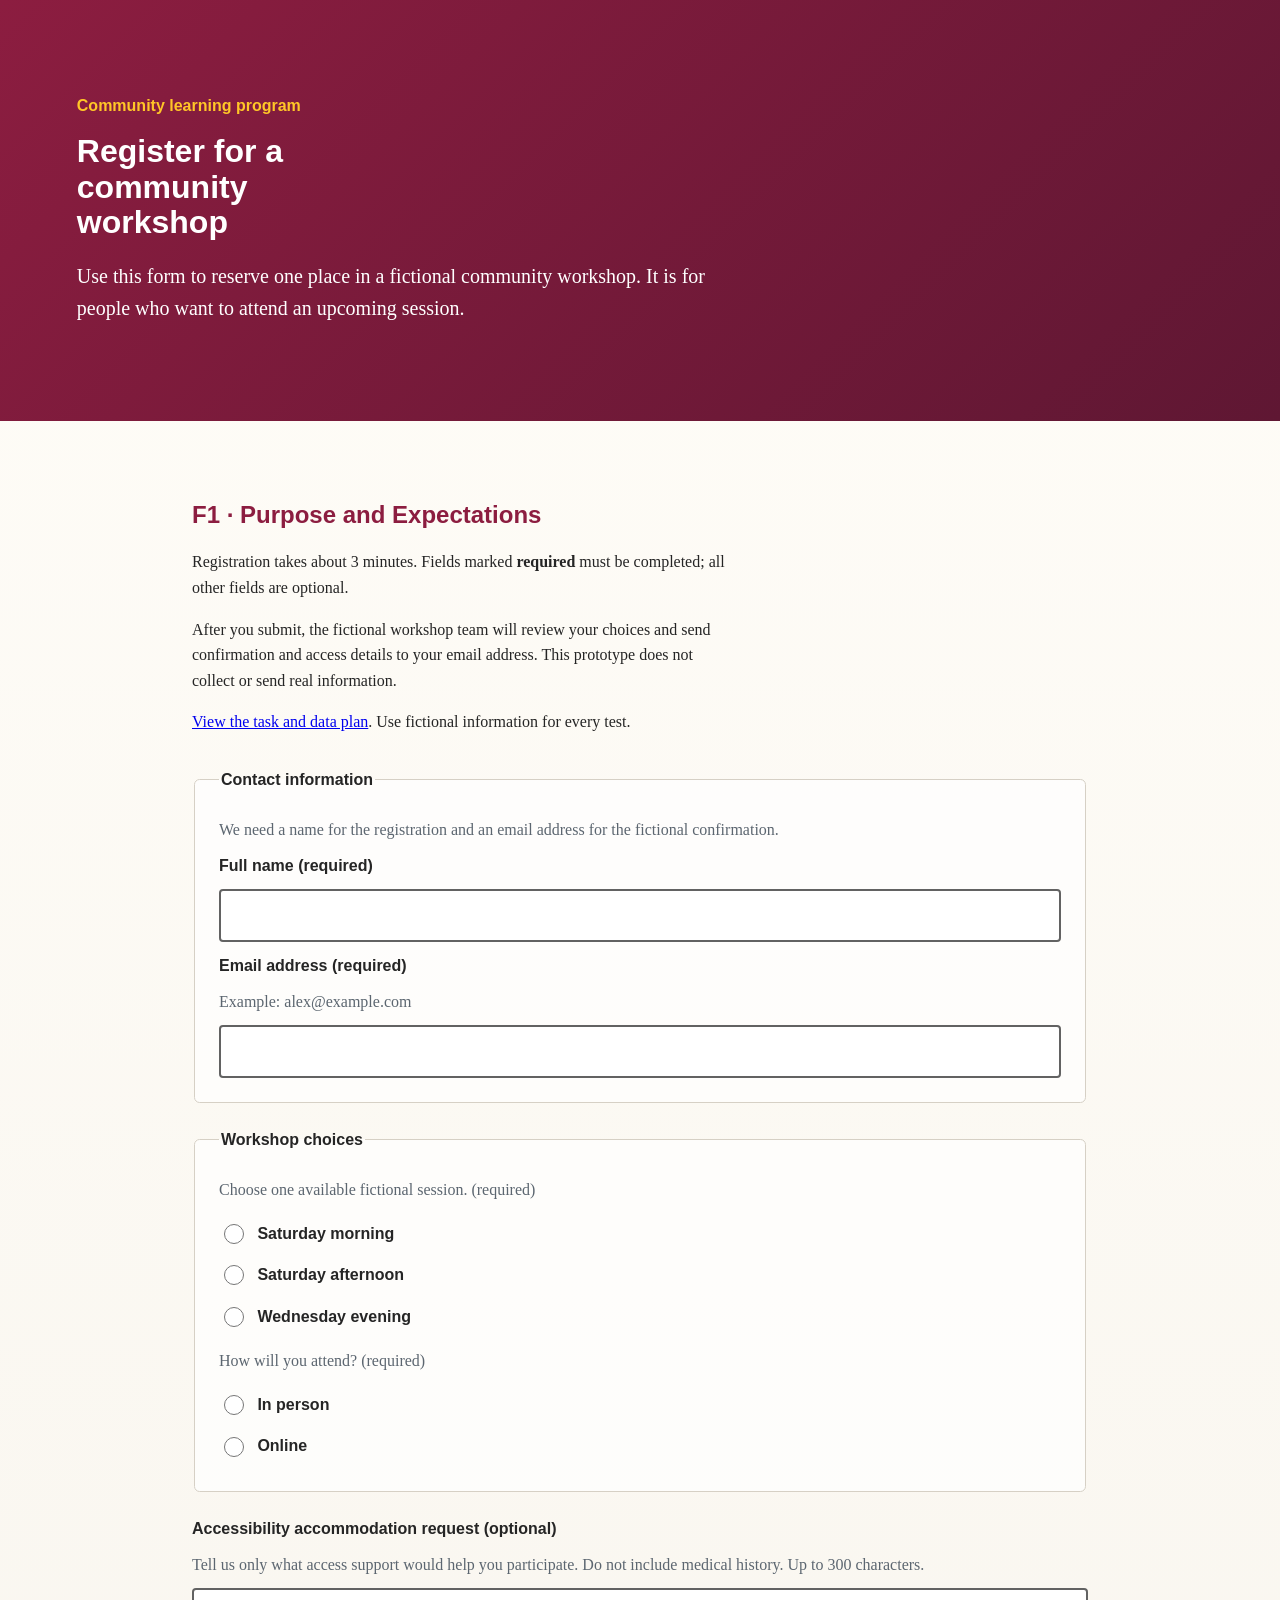
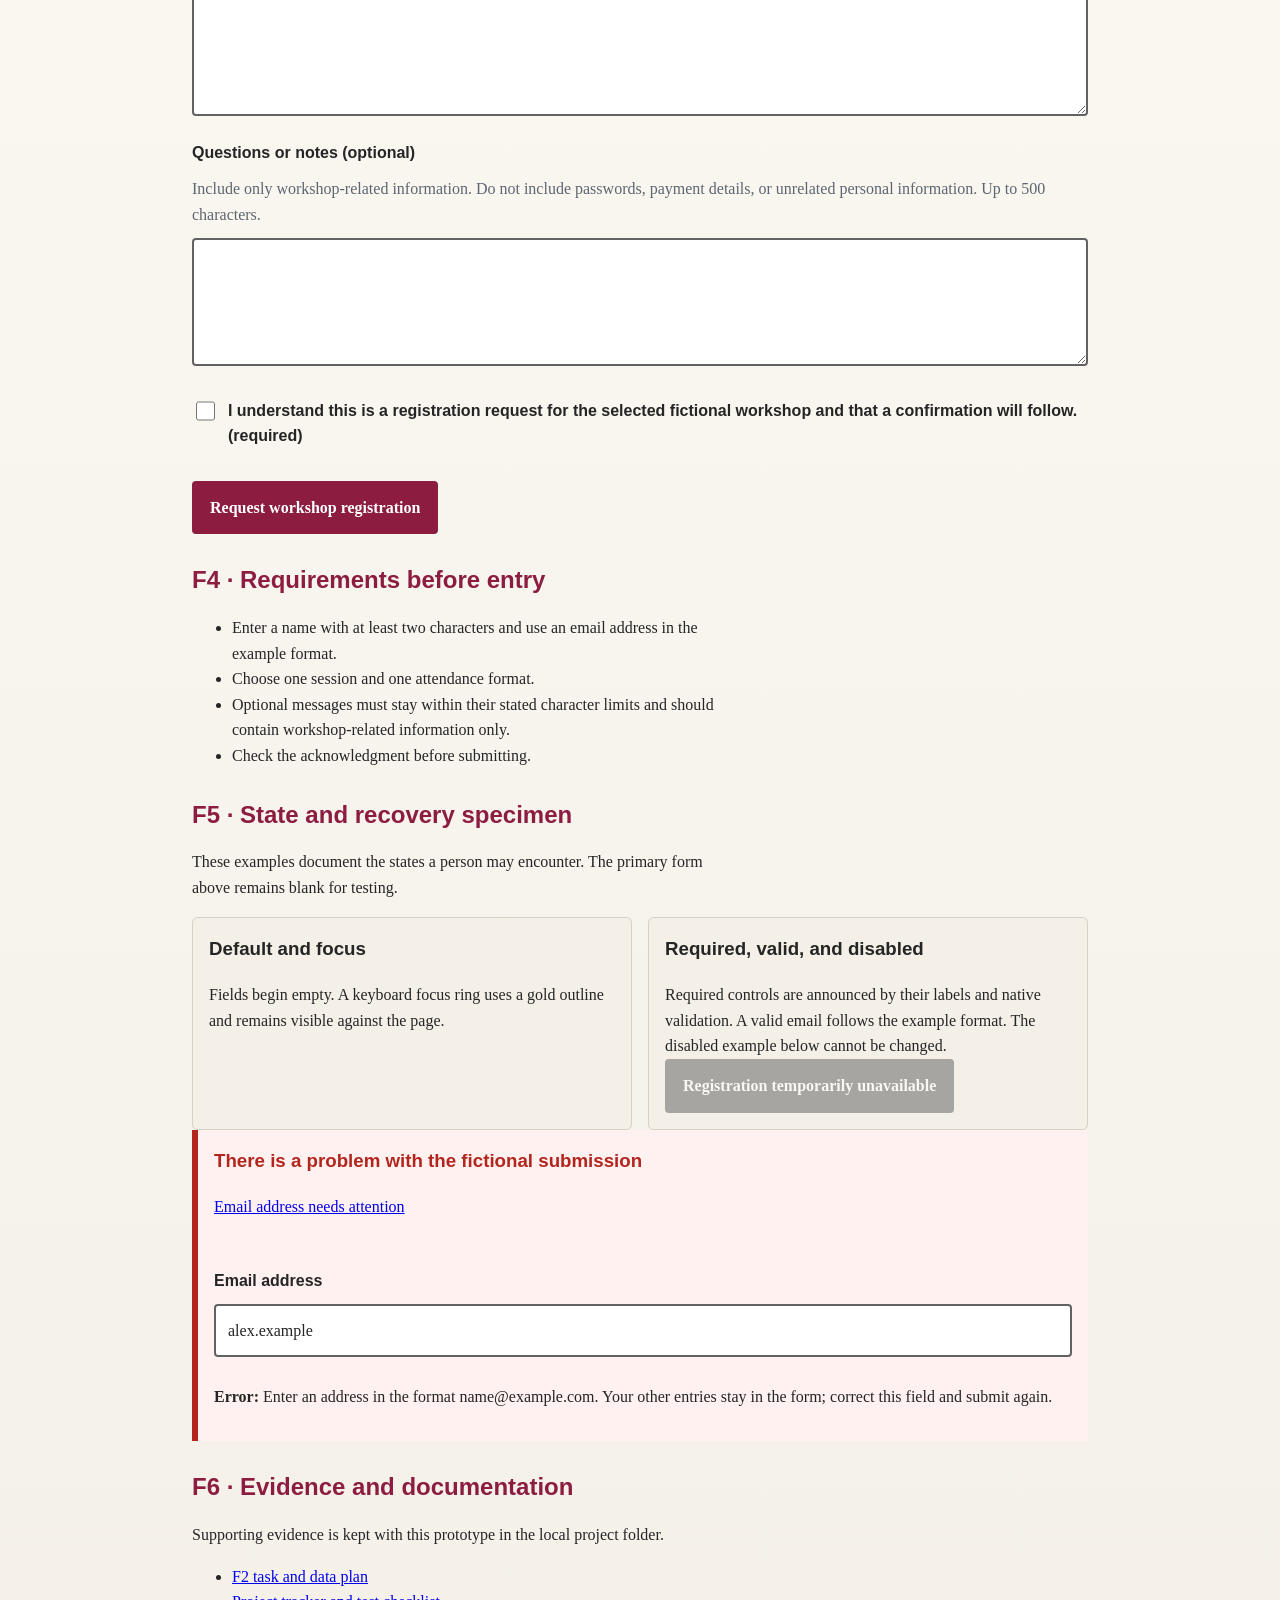
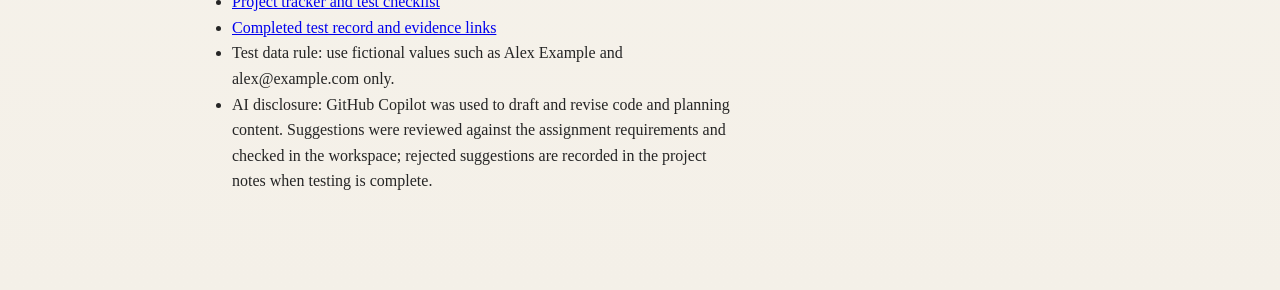
<file: index.html>
<!doctype html>
<html lang="en">
    <head>
        <meta charset="utf-8">
        <meta name="viewport" content="width=device-width,initial-scale=1">
        <title>Community Workshop Registration</title>
        <link rel="stylesheet" href="styles.css">
    </head>
    <body>
        <header class="page-header">
            <p class="eyebrow">Community learning program</p>
            <h1>Register for a community workshop</h1>
            <p class="lede">Use this form to reserve one place in a fictional community workshop. It is for people who want to attend an upcoming session.</p>
        </header>
        <main>
            <section id="expectations">
                <h2>F1 · Purpose and Expectations</h2>
                <p>Registration takes about 3 minutes. Fields marked <strong>required</strong> must be completed; all other fields are optional.</p>
                <p>After you submit, the fictional workshop team will review your choices and send confirmation and access details to your email address. This prototype does not collect or send real information.</p>
                <p><a href="field-inventory-template.html">View the task and data plan</a>. Use fictional information for every test.</p>
            </section>
            <form action="" method="get">
                <fieldset>
                    <legend>Contact information</legend>
                    <p class="help">We need a name for the registration and an email address for the fictional confirmation.</p>
                    <div class="field">
                        <label for="name">Full name <span>(required)</span></label>
                        <input id="name" name="name" type="text" autocomplete="name" minlength="2" required>
                    </div>
                    <div class="field">
                        <label for="email">Email address (required)</label>
                        <p class="help" id="email-help">Example: alex@example.com</p>
                        <input id="email" name="email" type="email" autocomplete="email" inputmode="email" aria-describedby="email-help" required>
                    </div>
                </fieldset>
                <fieldset>
                    <legend>Workshop choices</legend>
                    <div class="field">
                        <p id="session-help" class="help">Choose one available fictional session. (required)</p>
                        <div role="group" aria-labelledby="session-help">
                            <label class="choice"><input type="radio" name="workshop_session" value="morning" required> Saturday morning</label>
                            <label class="choice"><input type="radio" name="workshop_session" value="afternoon"> Saturday afternoon</label>
                            <label class="choice"><input type="radio" name="workshop_session" value="evening"> Wednesday evening</label>
                        </div>
                    </div>
                    <div class="field">
                        <p id="format-help" class="help">How will you attend? (required)</p>
                        <div role="group" aria-labelledby="format-help">
                            <label class="choice"><input type="radio" name="attendance_format" value="in_person" required> In person</label>
                            <label class="choice"><input type="radio" name="attendance_format" value="online"> Online</label>
                        </div>
                    </div>
                </fieldset>
                <div class="field">
                    <label for="accommodation">Accessibility accommodation request (optional)</label>
                    <p class="help" id="accommodation-help">Tell us only what access support would help you participate. Do not include medical history. Up to 300 characters.</p>
                    <textarea id="accommodation" name="accommodation" maxlength="300" aria-describedby="accommodation-help"></textarea>
                </div>
                <div class="field">
                    <label for="notes">Questions or notes (optional)</label>
                    <p class="help" id="notes-help">Include only workshop-related information. Do not include passwords, payment details, or unrelated personal information. Up to 500 characters.</p>
                    <textarea id="notes" name="notes" maxlength="500" aria-describedby="notes-help"></textarea>
                </div>
                <label class="choice">
                    <input type="checkbox" name="registration_acknowledged" value="accepted" required>
                    I understand this is a registration request for the selected fictional workshop and that a confirmation will follow. (required)
                </label>
                <button type="submit">Request workshop registration</button>
            </form>
            <section id="requirements">
                <h2>F4 · Requirements before entry</h2>
                <ul>
                    <li>Enter a name with at least two characters and use an email address in the example format.</li>
                    <li>Choose one session and one attendance format.</li>
                    <li>Optional messages must stay within their stated character limits and should contain workshop-related information only.</li>
                    <li>Check the acknowledgment before submitting.</li>
                </ul>
            </section>
            <section id="states">
                <h2>F5 · State and recovery specimen</h2>
                <p>These examples document the states a person may encounter. The primary form above remains blank for testing.</p>
                <div class="state-grid">
                    <div class="state-example">
                        <h3>Default and focus</h3>
                        <p>Fields begin empty. A keyboard focus ring uses a gold outline and remains visible against the page.</p>
                    </div>
                    <div class="state-example">
                        <h3>Required, valid, and disabled</h3>
                        <p>Required controls are announced by their labels and native validation. A valid email follows the example format. The disabled example below cannot be changed.</p>
                        <button type="button" disabled>Registration temporarily unavailable</button>
                    </div>
                </div>
                <div class="error-summary">
                    <h3>There is a problem with the fictional submission</h3>
                    <p><a href="#error-example">Email address needs attention</a></p>
                </div>
                <div class="field field-error">
                    <label for="error-example">Email address</label>
                    <input id="error-example" type="email" value="alex.example" aria-invalid="true" aria-describedby="error-message">
                    <p id="error-message"><strong>Error:</strong> Enter an address in the format name@example.com. Your other entries stay in the form; correct this field and submit again.</p>
                </div>
            </section>
            <section id="documentation">
                <h2>F6 · Evidence and documentation</h2>
                <p>Supporting evidence is kept with this prototype in the local project folder.</p>
                <ul>
                    <li><a href="field-inventory-template.html">F2 task and data plan</a></li>
                    <li><a href="assessment-tracker.html">Project tracker and test checklist</a></li>
                    <li><a href="test-record.html">Completed test record and evidence links</a></li>
                    <li>Test data rule: use fictional values such as Alex Example and alex@example.com only.</li>
                    <li>AI disclosure: GitHub Copilot was used to draft and revise code and planning content. Suggestions were reviewed against the assignment requirements and checked in the workspace; rejected suggestions are recorded in the project notes when testing is complete.</li>
                </ul>
            </section>
            </main>
        </body>
        </html>
</file>
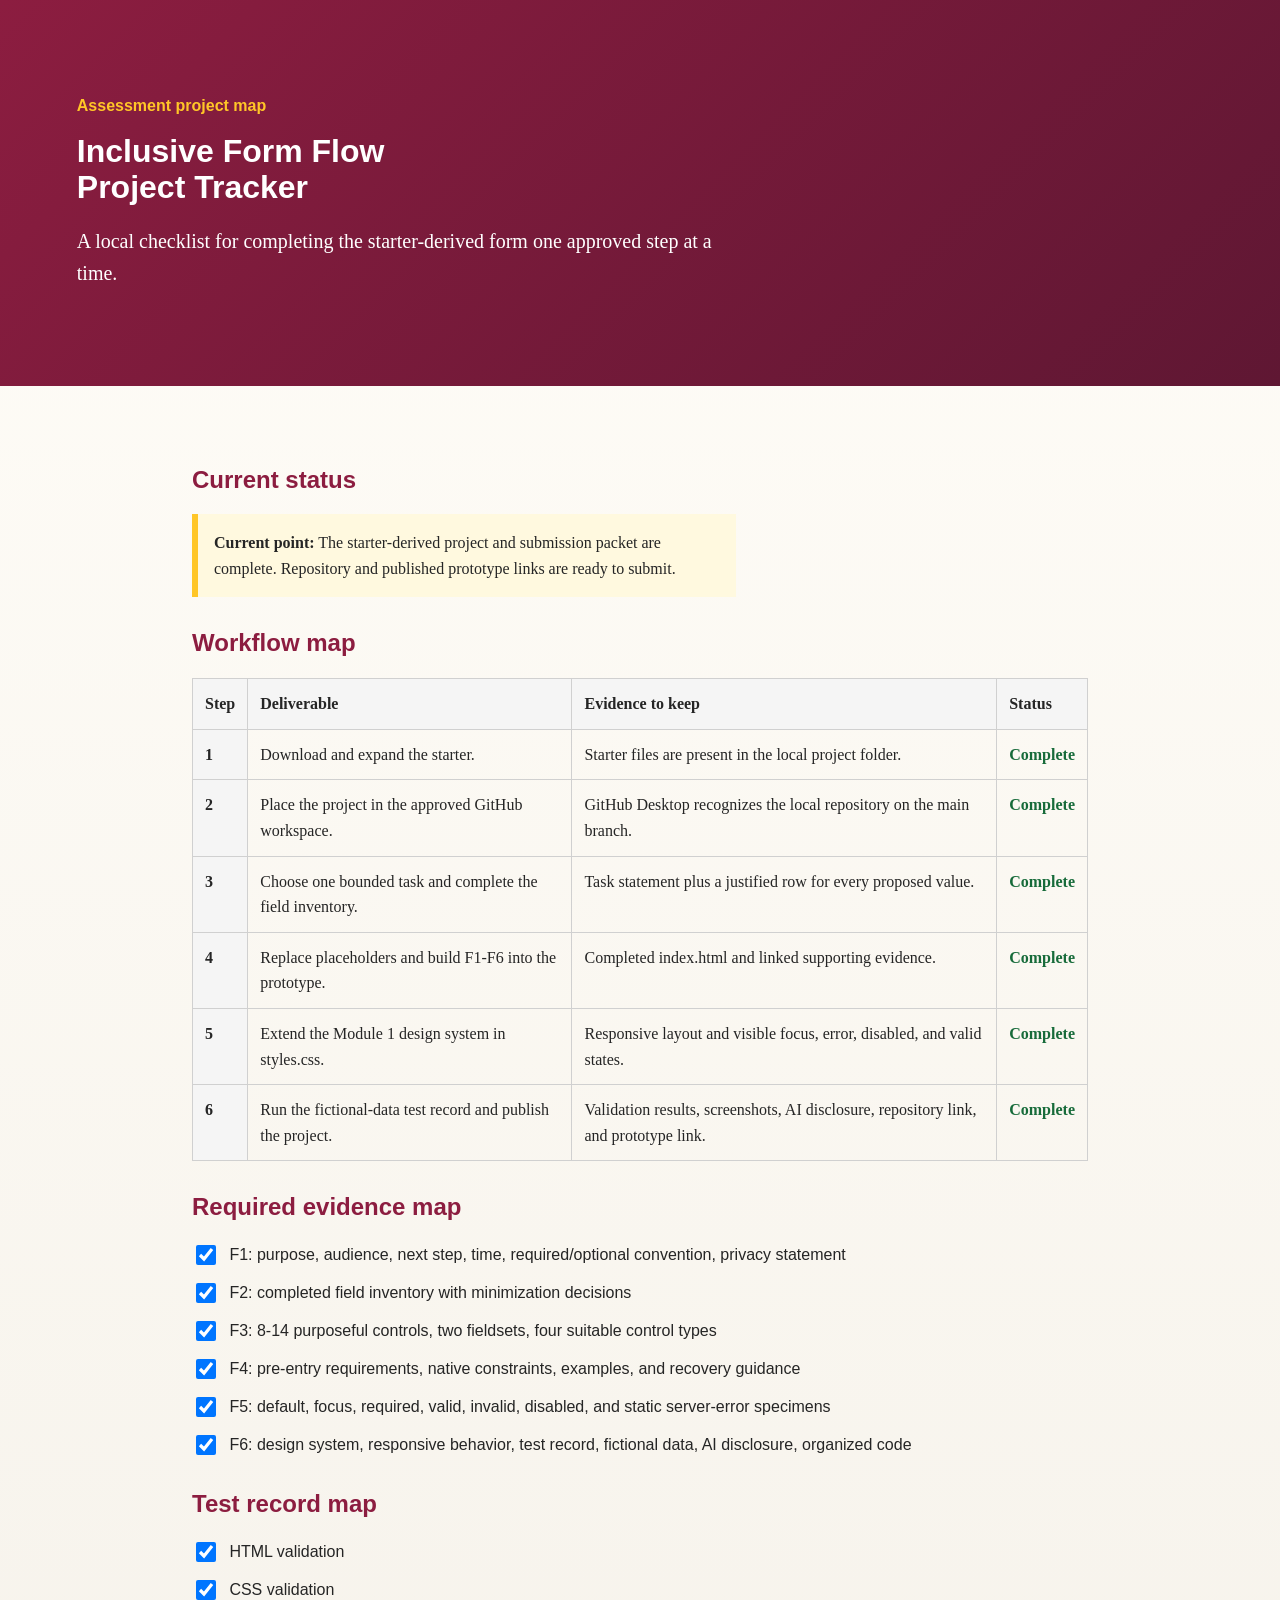
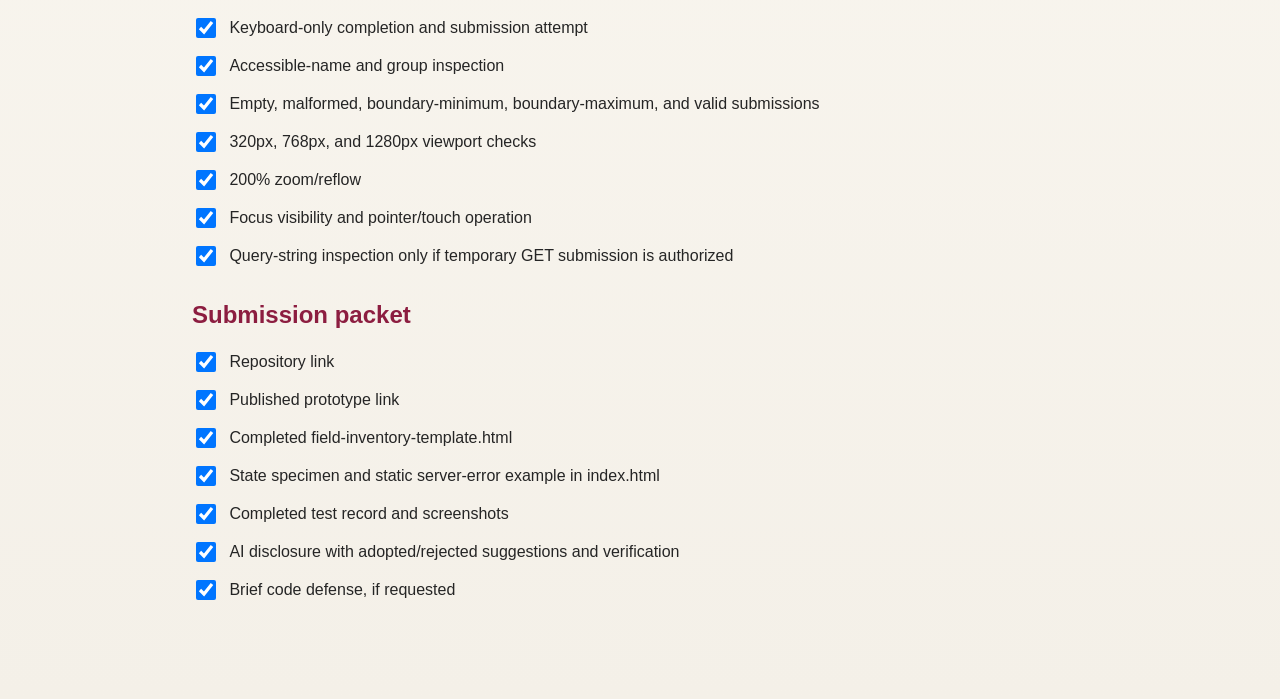
<file: assessment-tracker.html>
<!doctype html>
<html lang="en">
    <head>
        <meta charset="utf-8">
        <meta name="viewport" content="width=device-width,initial-scale=1">
        <title>Inclusive Form Flow - Project Tracker</title>
        <link rel="stylesheet" href="styles.css">
        <style>
        .tracker-table{
            width:100%;
            border-collapse:collapse;
        }
        .tracker-table th,.tracker-table td{
            padding:.75rem;
            border:1px solid #d0d0d0;
            text-align:left;
            vertical-align:top;
        }
        .tracker-table th{
            background:#f5f5f5;
        }
        .status{
            white-space:nowrap;
            font-weight:700;
        }
        .status-done{color:#176b3a;}
        .status-next{color:var(--color-action);}
        .status-wait{color:var(--color-muted);}
        .checklist{
            display:grid;
            gap:.75rem;
        }
        .checklist label{
            display:flex;
            gap:.65rem;
            align-items:flex-start;
            font-weight:400;
        }
        .checklist input{
            inline-size:1.25rem;
            block-size:1.25rem;
            flex:0 0 auto;
        }
        .note{
            padding:1rem;
            border-left:.4rem solid var(--color-accent);
            background:#fff9df;
        }
        </style>
    </head>
    <body>
        <header class="page-header">
            <p class="eyebrow">Assessment project map</p>
            <h1>Inclusive Form Flow Project Tracker</h1>
            <p class="lede">A local checklist for completing the starter-derived form one approved step at a time.</p>
        </header>
        <main>
            <section aria-labelledby="current-status">
                <h2 id="current-status">Current status</h2>
                <p class="note"><strong>Current point:</strong> The starter-derived project and submission packet are complete. Repository and published prototype links are ready to submit.</p>
            </section>

            <section aria-labelledby="workflow-map">
                <h2 id="workflow-map">Workflow map</h2>
                <table class="tracker-table">
                    <thead>
                        <tr>
                            <th>Step</th>
                            <th>Deliverable</th>
                            <th>Evidence to keep</th>
                            <th>Status</th>
                        </tr>
                    </thead>
                    <tbody>
                        <tr>
                            <th scope="row">1</th>
                            <td>Download and expand the starter.</td>
                            <td>Starter files are present in the local project folder.</td>
                            <td class="status status-done">Complete</td>
                        </tr>
                        <tr>
                            <th scope="row">2</th>
                            <td>Place the project in the approved GitHub workspace.</td>
                            <td>GitHub Desktop recognizes the local repository on the main branch.</td>
                            <td class="status status-done">Complete</td>
                        </tr>
                        <tr>
                            <th scope="row">3</th>
                            <td>Choose one bounded task and complete the field inventory.</td>
                            <td>Task statement plus a justified row for every proposed value.</td>
                            <td class="status status-done">Complete</td>
                        </tr>
                        <tr>
                            <th scope="row">4</th>
                            <td>Replace placeholders and build F1-F6 into the prototype.</td>
                            <td>Completed index.html and linked supporting evidence.</td>
                            <td class="status status-done">Complete</td>
                        </tr>
                        <tr>
                            <th scope="row">5</th>
                            <td>Extend the Module 1 design system in styles.css.</td>
                            <td>Responsive layout and visible focus, error, disabled, and valid states.</td>
                            <td class="status status-done">Complete</td>
                        </tr>
                        <tr>
                            <th scope="row">6</th>
                            <td>Run the fictional-data test record and publish the project.</td>
                            <td>Validation results, screenshots, AI disclosure, repository link, and prototype link.</td>
                            <td class="status status-done">Complete</td>
                        </tr>
                    </tbody>
                </table>
            </section>

            <section aria-labelledby="evidence-map">
                <h2 id="evidence-map">Required evidence map</h2>
                <div class="checklist">
                    <label><input type="checkbox" checked> F1: purpose, audience, next step, time, required/optional convention, privacy statement</label>
                    <label><input type="checkbox" checked> F2: completed field inventory with minimization decisions</label>
                    <label><input type="checkbox" checked> F3: 8-14 purposeful controls, two fieldsets, four suitable control types</label>
                    <label><input type="checkbox" checked> F4: pre-entry requirements, native constraints, examples, and recovery guidance</label>
                    <label><input type="checkbox" checked> F5: default, focus, required, valid, invalid, disabled, and static server-error specimens</label>
                    <label><input type="checkbox" checked> F6: design system, responsive behavior, test record, fictional data, AI disclosure, organized code</label>
                </div>
            </section>

            <section aria-labelledby="test-map">
                <h2 id="test-map">Test record map</h2>
                <div class="checklist">
                    <label><input type="checkbox" checked> HTML validation</label>
                    <label><input type="checkbox" checked> CSS validation</label>
                    <label><input type="checkbox" checked> Keyboard-only completion and submission attempt</label>
                    <label><input type="checkbox" checked> Accessible-name and group inspection</label>
                    <label><input type="checkbox" checked> Empty, malformed, boundary-minimum, boundary-maximum, and valid submissions</label>
                    <label><input type="checkbox" checked> 320px, 768px, and 1280px viewport checks</label>
                    <label><input type="checkbox" checked> 200% zoom/reflow</label>
                    <label><input type="checkbox" checked> Focus visibility and pointer/touch operation</label>
                    <label><input type="checkbox" checked> Query-string inspection only if temporary GET submission is authorized</label>
                </div>
            </section>

            <section aria-labelledby="submission-map">
                <h2 id="submission-map">Submission packet</h2>
                <div class="checklist">
                    <label><input type="checkbox" checked> Repository link</label>
                    <label><input type="checkbox" checked> Published prototype link</label>
                    <label><input type="checkbox" checked> Completed field-inventory-template.html</label>
                    <label><input type="checkbox" checked> State specimen and static server-error example in index.html</label>
                    <label><input type="checkbox" checked> Completed test record and screenshots</label>
                    <label><input type="checkbox" checked> AI disclosure with adopted/rejected suggestions and verification</label>
                    <label><input type="checkbox" checked> Brief code defense, if requested</label>
                </div>
            </section>
        </main>
    </body>
</html>
</file>
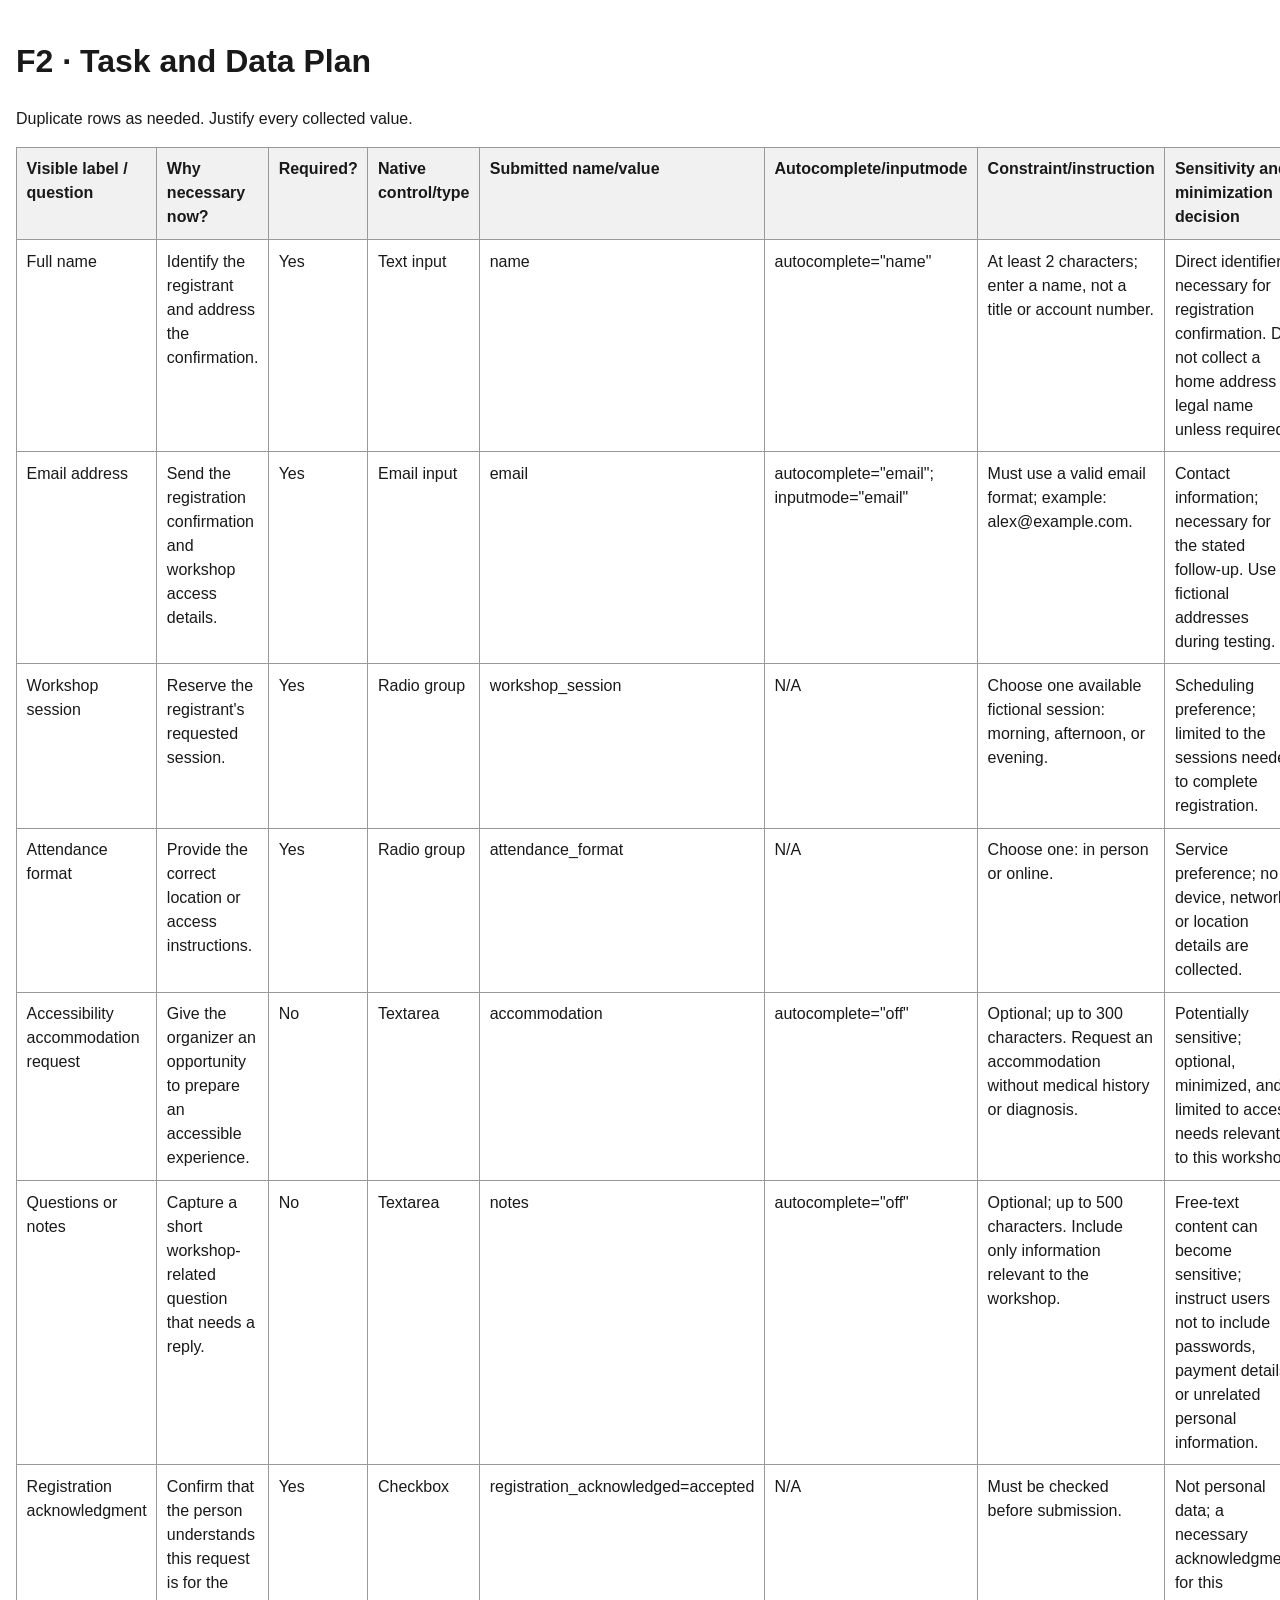
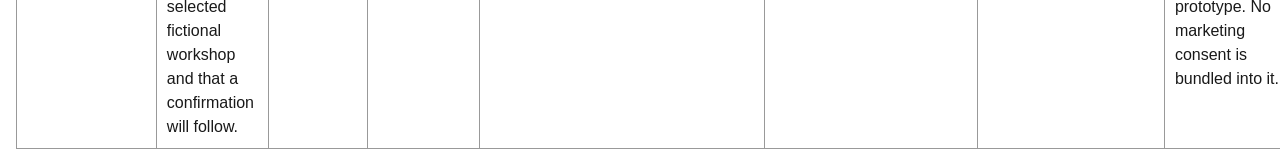
<file: field-inventory-template.html>
<!doctype html>
<html lang="en">
    <head>
        <meta charset="utf-8">
        <meta name="viewport" content="width=device-width,initial-scale=1">
        <title>Field Inventory</title>
        <style>
        body{
            font-family:Arial,sans-serif;
            line-height:1.5;
            max-width:80rem;
            margin:auto;
            padding:1rem;
            color:#191919;
        }
        table{
            width:100%;
            border-collapse:collapse;
        }
        th,td{
            padding:.6rem;
            border:1px solid #999;
            text-align:left;
            vertical-align:top;
        }
        th{
            background:#f1f1f1;
        }
        </style>
        </head>
        <body>
            <h1>F2 · Task and Data Plan</h1>
            <p>Duplicate rows as needed. Justify every collected value.</p>
            <table>
                <thead>
                    <tr>
                        <th>Visible label / question</th>
                        <th>Why necessary now?</th>
                        <th>Required?</th>
                        <th>Native control/type</th>
                        <th>Submitted name/value</th>
                        <th>Autocomplete/inputmode</th>
                        <th>Constraint/instruction</th>
                        <th>Sensitivity and minimization decision</th>
                    </tr>
                </thead>
                <tbody>
                    <tr>
                        <td>Full name</td>
                        <td>Identify the registrant and address the confirmation.</td>
                        <td>Yes</td>
                        <td>Text input</td>
                        <td>name</td>
                        <td>autocomplete="name"</td>
                        <td>At least 2 characters; enter a name, not a title or account number.</td>
                        <td>Direct identifier; necessary for registration confirmation. Do not collect a home address or legal name unless required.</td>
                    </tr>
                    <tr>
                        <td>Email address</td>
                        <td>Send the registration confirmation and workshop access details.</td>
                        <td>Yes</td>
                        <td>Email input</td>
                        <td>email</td>
                        <td>autocomplete="email"; inputmode="email"</td>
                        <td>Must use a valid email format; example: alex@example.com.</td>
                        <td>Contact information; necessary for the stated follow-up. Use fictional addresses during testing.</td>
                    </tr>
                    <tr>
                        <td>Workshop session</td>
                        <td>Reserve the registrant's requested session.</td>
                        <td>Yes</td>
                        <td>Radio group</td>
                        <td>workshop_session</td>
                        <td>N/A</td>
                        <td>Choose one available fictional session: morning, afternoon, or evening.</td>
                        <td>Scheduling preference; limited to the sessions needed to complete registration.</td>
                    </tr>
                    <tr>
                        <td>Attendance format</td>
                        <td>Provide the correct location or access instructions.</td>
                        <td>Yes</td>
                        <td>Radio group</td>
                        <td>attendance_format</td>
                        <td>N/A</td>
                        <td>Choose one: in person or online.</td>
                        <td>Service preference; no device, network, or location details are collected.</td>
                    </tr>
                    <tr>
                        <td>Accessibility accommodation request</td>
                        <td>Give the organizer an opportunity to prepare an accessible experience.</td>
                        <td>No</td>
                        <td>Textarea</td>
                        <td>accommodation</td>
                        <td>autocomplete="off"</td>
                        <td>Optional; up to 300 characters. Request an accommodation without medical history or diagnosis.</td>
                        <td>Potentially sensitive; optional, minimized, and limited to access needs relevant to this workshop.</td>
                    </tr>
                    <tr>
                        <td>Questions or notes</td>
                        <td>Capture a short workshop-related question that needs a reply.</td>
                        <td>No</td>
                        <td>Textarea</td>
                        <td>notes</td>
                        <td>autocomplete="off"</td>
                        <td>Optional; up to 500 characters. Include only information relevant to the workshop.</td>
                        <td>Free-text content can become sensitive; instruct users not to include passwords, payment details, or unrelated personal information.</td>
                    </tr>
                    <tr>
                        <td>Registration acknowledgment</td>
                        <td>Confirm that the person understands this request is for the selected fictional workshop and that a confirmation will follow.</td>
                        <td>Yes</td>
                        <td>Checkbox</td>
                        <td>registration_acknowledged=accepted</td>
                        <td>N/A</td>
                        <td>Must be checked before submission.</td>
                        <td>Not personal data; a necessary acknowledgment for this prototype. No marketing consent is bundled into it.</td>
                    </tr>
                </tbody>
            </table>
        </body>
        </html>
</file>
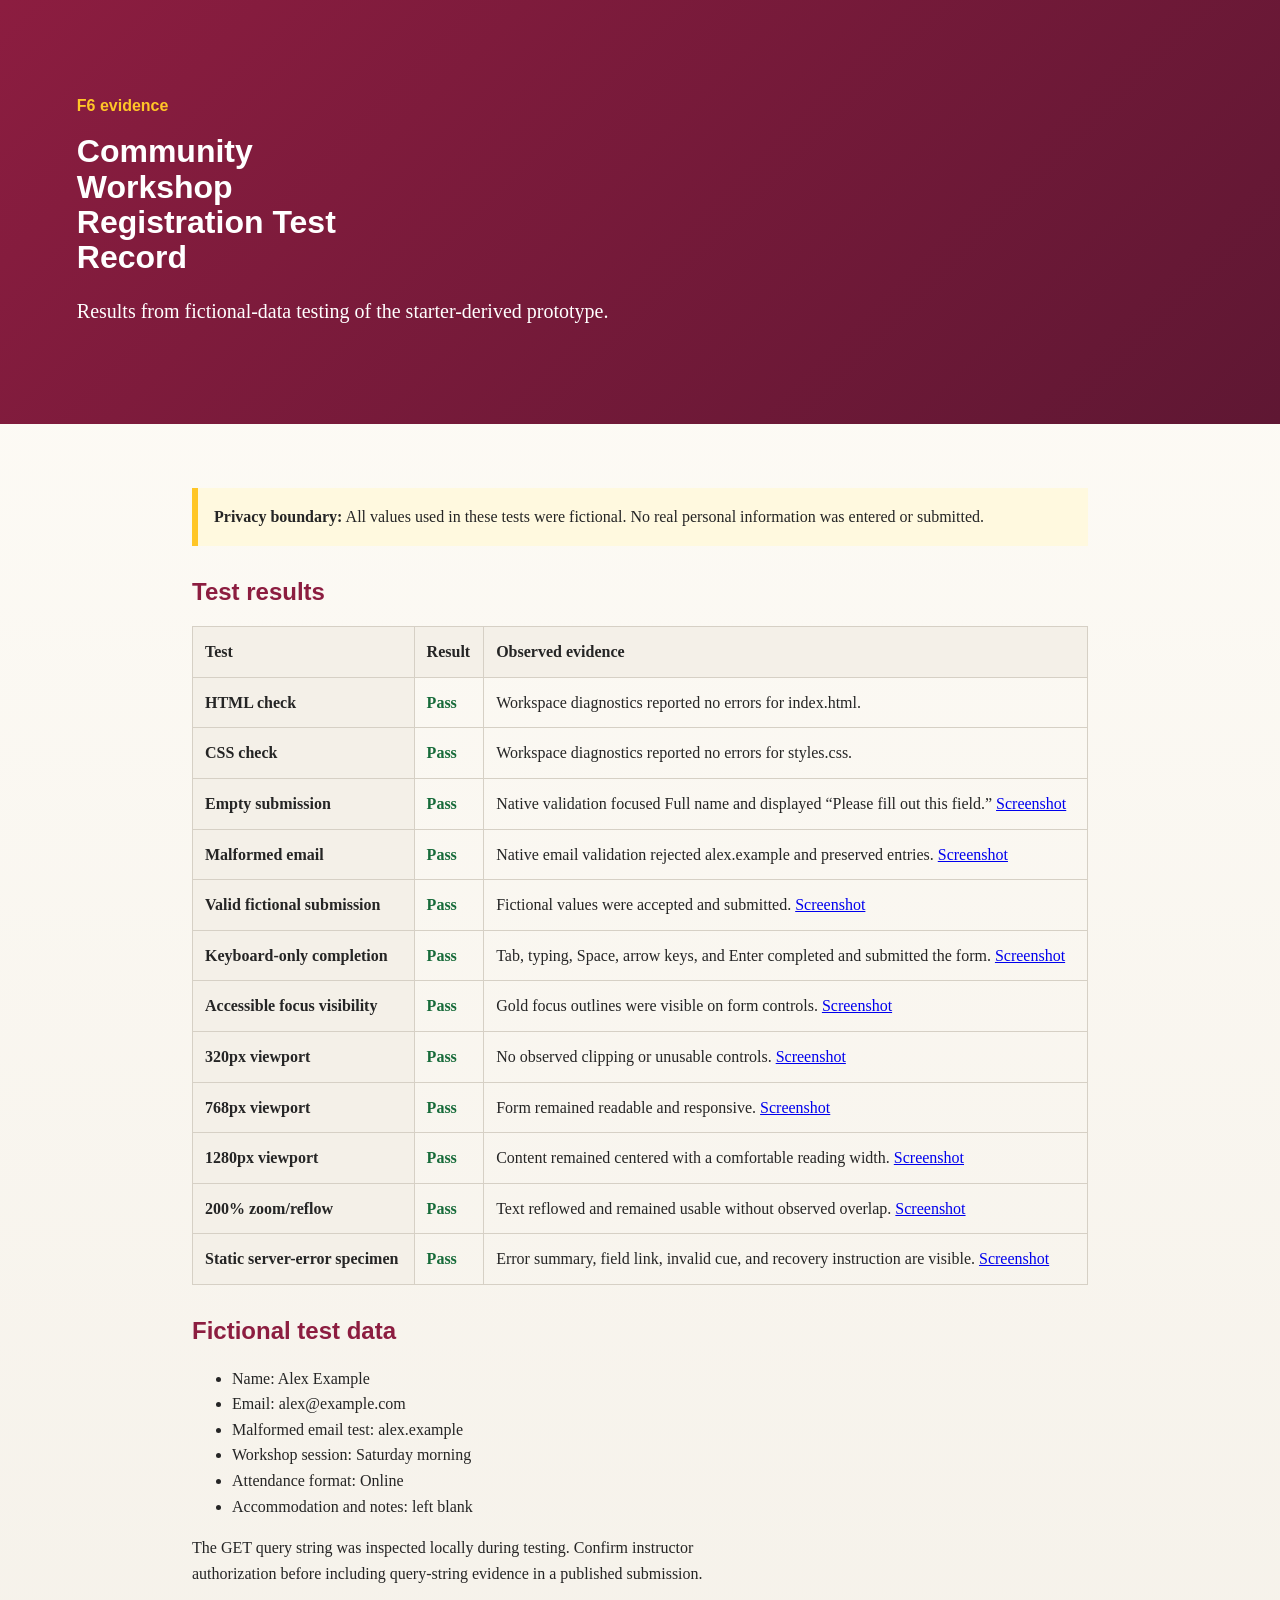
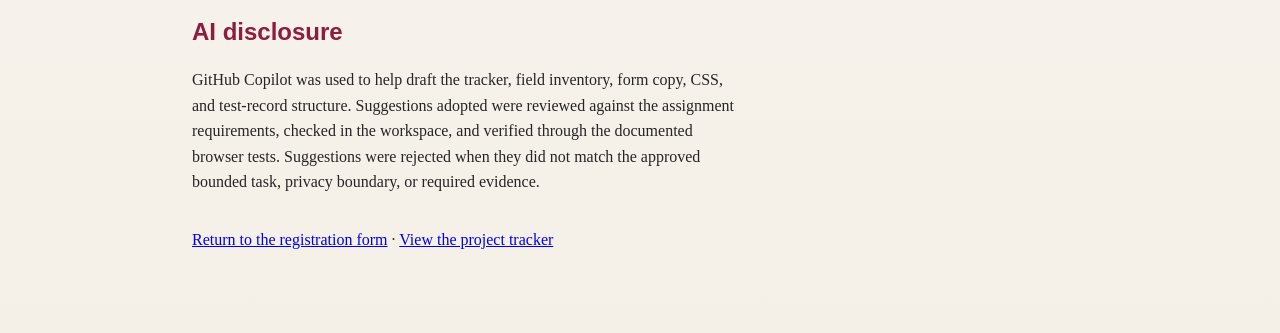
<file: test-record.html>
<!doctype html>
<html lang="en">
    <head>
        <meta charset="utf-8">
        <meta name="viewport" content="width=device-width,initial-scale=1">
        <title>Community Workshop Registration - Test Record</title>
        <link rel="stylesheet" href="styles.css">
        <style>
        .test-table{
            width:100%;
            border-collapse:collapse;
        }
        .test-table th,.test-table td{
            padding:.75rem;
            border:1px solid var(--color-border-soft);
            text-align:left;
            vertical-align:top;
        }
        .test-table th{
            background:var(--color-surface-alt);
        }
        .pass{
            color:#176b3a;
            font-weight:700;
        }
        .note{
            padding:1rem;
            border-left:.4rem solid var(--color-accent);
            background:#fff9df;
        }
        </style>
    </head>
    <body>
        <header class="page-header">
            <p class="eyebrow">F6 evidence</p>
            <h1>Community Workshop Registration Test Record</h1>
            <p class="lede">Results from fictional-data testing of the starter-derived prototype.</p>
        </header>
        <main>
            <p class="note"><strong>Privacy boundary:</strong> All values used in these tests were fictional. No real personal information was entered or submitted.</p>
            <section aria-labelledby="results-heading">
                <h2 id="results-heading">Test results</h2>
                <table class="test-table">
                    <thead>
                        <tr>
                            <th scope="col">Test</th>
                            <th scope="col">Result</th>
                            <th scope="col">Observed evidence</th>
                        </tr>
                    </thead>
                    <tbody>
                        <tr><th scope="row">HTML check</th><td class="pass">Pass</td><td>Workspace diagnostics reported no errors for index.html.</td></tr>
                        <tr><th scope="row">CSS check</th><td class="pass">Pass</td><td>Workspace diagnostics reported no errors for styles.css.</td></tr>
                        <tr><th scope="row">Empty submission</th><td class="pass">Pass</td><td>Native validation focused Full name and displayed “Please fill out this field.” <a href="screenshots/03-empty-submission-validation.png">Screenshot</a></td></tr>
                        <tr><th scope="row">Malformed email</th><td class="pass">Pass</td><td>Native email validation rejected alex.example and preserved entries. <a href="screenshots/04-malformed-email-validation.png">Screenshot</a></td></tr>
                        <tr><th scope="row">Valid fictional submission</th><td class="pass">Pass</td><td>Fictional values were accepted and submitted. <a href="screenshots/05-valid-fictional-submission.png">Screenshot</a></td></tr>
                        <tr><th scope="row">Keyboard-only completion</th><td class="pass">Pass</td><td>Tab, typing, Space, arrow keys, and Enter completed and submitted the form. <a href="screenshots/07-keyboard-only-completion.png">Screenshot</a></td></tr>
                        <tr><th scope="row">Accessible focus visibility</th><td class="pass">Pass</td><td>Gold focus outlines were visible on form controls. <a href="screenshots/06-keyboard-focus.png">Screenshot</a></td></tr>
                        <tr><th scope="row">320px viewport</th><td class="pass">Pass</td><td>No observed clipping or unusable controls. <a href="screenshots/08-viewport-320px.png">Screenshot</a></td></tr>
                        <tr><th scope="row">768px viewport</th><td class="pass">Pass</td><td>Form remained readable and responsive. <a href="screenshots/09-viewport-768px.png">Screenshot</a></td></tr>
                        <tr><th scope="row">1280px viewport</th><td class="pass">Pass</td><td>Content remained centered with a comfortable reading width. <a href="screenshots/10-viewport-1280px.png">Screenshot</a></td></tr>
                        <tr><th scope="row">200% zoom/reflow</th><td class="pass">Pass</td><td>Text reflowed and remained usable without observed overlap. <a href="screenshots/11-zoom-200-percent-reflow.png">Screenshot</a></td></tr>
                        <tr><th scope="row">Static server-error specimen</th><td class="pass">Pass</td><td>Error summary, field link, invalid cue, and recovery instruction are visible. <a href="screenshots/02-static-server-error.png">Screenshot</a></td></tr>
                    </tbody>
                </table>
            </section>
            <section aria-labelledby="data-heading">
                <h2 id="data-heading">Fictional test data</h2>
                <ul>
                    <li>Name: Alex Example</li>
                    <li>Email: alex@example.com</li>
                    <li>Malformed email test: alex.example</li>
                    <li>Workshop session: Saturday morning</li>
                    <li>Attendance format: Online</li>
                    <li>Accommodation and notes: left blank</li>
                </ul>
                <p>The GET query string was inspected locally during testing. Confirm instructor authorization before including query-string evidence in a published submission.</p>
            </section>
            <section aria-labelledby="ai-heading">
                <h2 id="ai-heading">AI disclosure</h2>
                <p>GitHub Copilot was used to help draft the tracker, field inventory, form copy, CSS, and test-record structure. Suggestions adopted were reviewed against the assignment requirements, checked in the workspace, and verified through the documented browser tests. Suggestions were rejected when they did not match the approved bounded task, privacy boundary, or required evidence.</p>
            </section>
            <p><a href="index.html">Return to the registration form</a> · <a href="assessment-tracker.html">View the project tracker</a></p>
        </main>
    </body>
</html>
</file>
<file: styles.css>
:root{
    --color-text:#252525;
    --color-surface:#fffdf8;
    --color-surface-alt:#f4f0e8;
    --color-action:#8c1d40;
    --color-accent:#ffc627;
    --color-border:#626262;
    --color-border-soft:#d6d0c5;
    --color-error:#b3261e;
    --color-muted:#5c6670;
    --space-3:1rem;
    --radius:.35rem;
    --measure:68ch;
}
*,*::before,*::after{
    box-sizing:border-box;
}
body{
    margin:0;
    color:var(--color-text);
    background:linear-gradient(180deg,#fffdf8 0%,#f4f0e8 100%);
    font-family:Georgia,"Times New Roman",serif;
    line-height:1.6;
}
.page-header h1,
h2,
h3,
button,
label,
legend,
.eyebrow{
    font-family:"Trebuchet MS",Arial,sans-serif;
}
.page-header h1{
    max-width:18ch;
    margin-block:.35rem 1rem;
    line-height:1.1;
}
.page-header{
    padding:clamp(2rem,6vw,5rem);
    background:linear-gradient(135deg,var(--color-action),#5f1733);
    color:#fff;
}
.eyebrow{
    color:var(--color-accent);
    font-weight:700;
}
.lede{
    max-width:var(--measure);
    font-size:1.25rem;
}
main{
    max-width:58rem;
    margin:auto;
    padding:clamp(1rem,4vw,3rem) var(--space-3) 4rem;
}
section,form{
    margin-block:2rem;
}
h2{
    color:var(--color-action);
    line-height:1.2;
}
h3{
    margin-block-start:0;
}
section > p,
section > ul{
    max-width:var(--measure);
}
form,fieldset,.field{
    display:grid;
    gap:.65rem;
}
form{
    gap:1.5rem;
}
fieldset{
    padding:clamp(1rem,3vw,1.5rem);
    border:1px solid var(--color-border-soft);
    border-radius:var(--radius);
    background:rgba(255,255,255,.72);
}
legend,label{
    font-weight:700;
}
.help{
    margin:0;
    color:var(--color-muted);
}
input,select,textarea,button{
    font:inherit;
}
input:not([type="radio"]):not([type="checkbox"]),select,textarea{
    width:100%;
    padding:.75rem;
    border:2px solid var(--color-border);
    border-radius:.25rem;
    background:#fff;
    color:var(--color-text);
}
input:not([type="radio"]):not([type="checkbox"]):focus,
select:focus,
textarea:focus{
    border-color:var(--color-action);
}
textarea{
    min-height:8rem;
    resize:vertical;
}
.choice{
    display:flex;
    gap:.65rem;
    align-items:flex-start;
    padding:.5rem 0;
}
.choice input{
    inline-size:1.25rem;
    block-size:1.25rem;
    margin-block-start:.2rem;
    accent-color:var(--color-action);
}
button{
    justify-self:start;
    min-height:44px;
    padding:.75rem 1rem;
    background:var(--color-action);
    color:#fff;
    border:2px solid var(--color-action);
    border-radius:.25rem;
    font-weight:700;
    cursor:pointer;
    transition:background-color .15s ease,transform .15s ease;
}
button:hover:not(:disabled){
    background:#68162f;
    transform:translateY(-1px);
}
:focus-visible{
    outline:.2rem solid var(--color-accent);
    outline-offset:.2rem;
}
.error-summary,.field-error{
    padding:1rem;
    border-left:.4rem solid var(--color-error);
    background:#fff1f0;
}
.error-summary h3{
    color:var(--color-error);
}
.field-error input{
    border-color:var(--color-error);
    background:#fffafa;
}
.state-grid{
    display:grid;
    gap:1rem;
}
.state-example{
    padding:1rem;
    border:1px solid var(--color-border-soft);
    border-radius:var(--radius);
    background:var(--color-surface-alt);
}
.state-example p{
    margin-block-end:0;
}
button:disabled{
    opacity:.55;
    cursor:not-allowed;
    background:#686868;
    border-color:#686868;
}
@media (min-width:48rem){
    .paired-fields{
        display:grid;
        grid-template-columns:1fr 1fr;
        gap:1rem;
    }
    .state-grid{
        grid-template-columns:1fr 1fr;
    }
}
</file>
